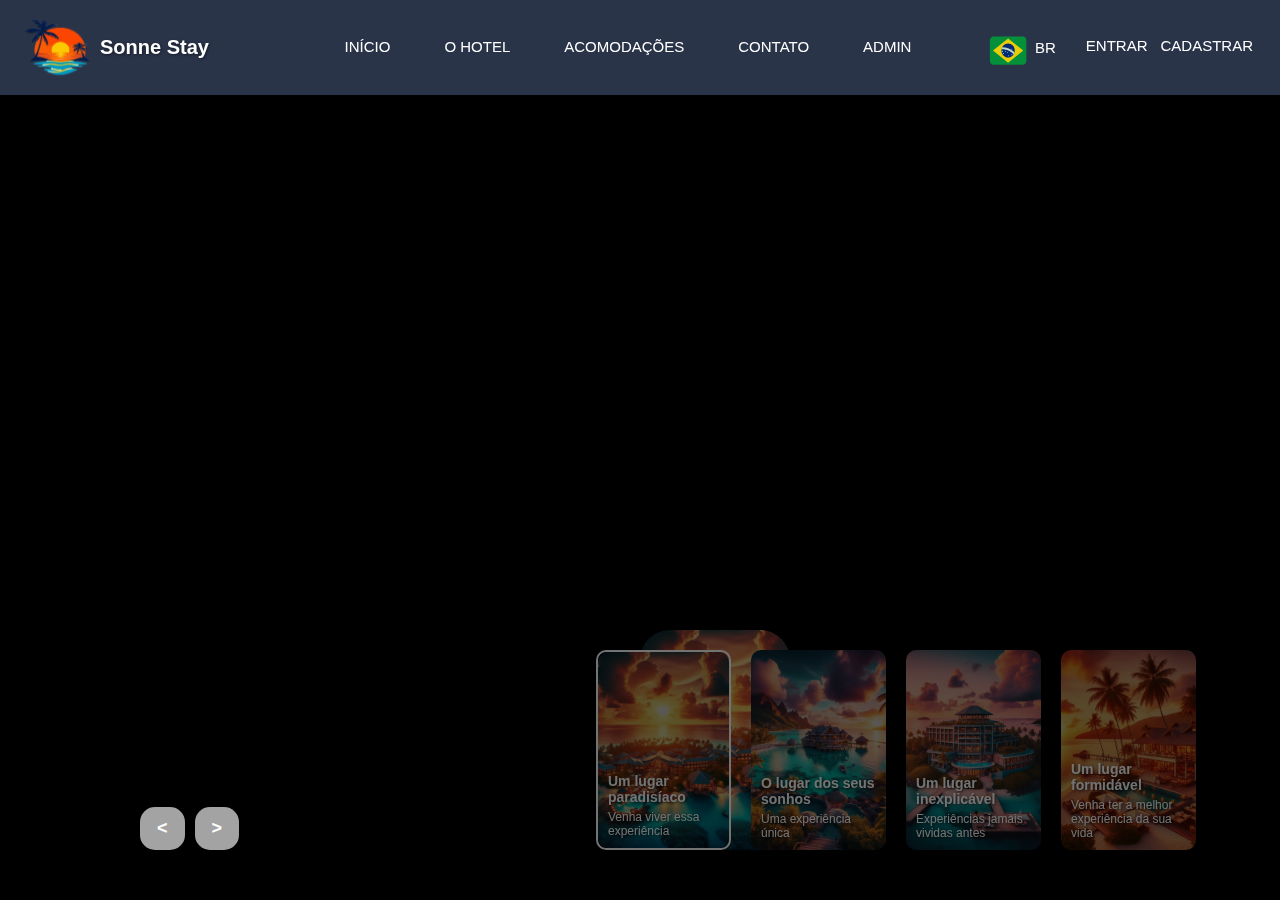
<file: index.html>
<!DOCTYPE html>
<html lang="pt-br">
<head>
    <meta charset="UTF-8">
    <meta name="viewport" content="width=device-width, initial-scale=1.0">
    <title>Hotel Sonne Stay</title>
    <link rel="stylesheet" href="css/style.css">
</head>
<body>
    <!-- Cabeçalho com navegação -->
    <header>
        <nav class="navegar">
            <!-- Botão de menu para dispositivos móveis -->
            <div class="menu-toggle" id="menu-toggle">
                &#9776;
            </div>

            <!-- Menu principal -->
            <ul class="menu">
                <li class="menu-link"><a href="index.html" class="nav-link">INÍCIO</a></li>
                <li class="menu-link"><a href="hotel2.html" class="nav-link">O HOTEL</a></li>
                <li class="menu-link"><a href="quarto.html" class="nav-link">ACOMODAÇÕES</a></li>
                <li class="menu-link"><a href="contato.html" class="nav-link">CONTATO</a></li>
                <li class="menu-link"><a href="admin.html" class="nav-link">ADMIN</a></li>
            </ul>

            <!-- Menu de botões à direita -->
            <div class="button-menu">
                <img src="img/Bandeira Brasil.svg" class="img" alt="Bandeira Brasil para cotação da moeda">
                <li class="textPrice">BR</li>
                <li class="menu-link"><a href="paginaLogin/Cadastro/Login/login.html" class="nav-link">Entrar</a></li>
                <li class="menu-link"><a href="paginaLogin/Cadastro/create.html" class="nav-link">Cadastrar</a></li>
            </div>

            <!-- Logo e título -->
            <div class="index">
                <img src="img/Logo 1.svg" class="index-link"
                    alt="Logotipo com um sol amarelo, fundo laranja e um coqueiro">
                <h1>Sonne Stay</h1>
            </div>
        </nav>
    </header>

    <!-- Container principal do carrossel -->
    <main class="container">
        <!-- Lista de slides -->
        <div class="list">
            <!-- Slide 1 -->
            <div class="item active" data-index="0">
                <img src="img/Designer.jpeg" class="item-image" alt="Um lugar paradisíaco">
                <div class="content">
                    <h2 class="title">Um lugar paradisíaco</h2>
                    <p class="descricao">Um verdadeiro paraíso não se define apenas por sua beleza, mas pela excelência em cada detalhe. No Sonne Stay, combinamos paisagens deslumbrantes com um serviço impecável, acomodações sofisticadas e uma gastronomia de classe mundial. Prepare-se para viver uma experiência exclusiva, onde seu único trabalho será relaxar e desfrutar.</p>
                    <div class="buttons">
                        <button><a href="hotel2.html" class="cad">Saiba mais</a></button>
                        <button><a href="acesso.html" class="cad">Reserve já</a></button>
                    </div>
                </div>
            </div>

            <!-- Slide 2 -->
            <div class="item" data-index="1">
                <img src="img/Designer (1).jpeg" class="item-image" alt="O lugar dos seus sonhos">
                <div class="content">
                    <h2 class="title">O lugar dos seus sonhos</h2>
                    <p class="descricao">Lorem ipsum dolor, sit amet consectetur adipisicing elit. Facilis provident
                        ipsa
                        aut distinctio accusantium consectetur sit magni voluptatibus illum alias, animi voluptate
                        inventore, iste minus soluta aspernatur quae doloremque laboriosam!</p>
                    <div class="buttons">
                        <button>Saiba mais</button>
                        <button>Acessar</button>
                    </div>
                </div>
            </div>

            <!-- Slide 3 -->
            <div class="item" data-index="2">
                <img src="img/Designer (2).jpeg" class="item-image" alt="Um lugar inexplicável">
                <div class="content">
                    <h2 class="title">Um lugar inexplicável</h2>
                    <p class="descricao">Lorem ipsum dolor, sit amet consectetur adipisicing elit. Facilis provident
                        ipsa
                        aut distinctio accusantium consectetur sit magni voluptatibus illum alias, animi voluptate
                        inventore, iste minus soluta aspernatur quae doloremque laboriosam!</p>
                    <div class="buttons">
                        <button>Saiba mais</button>
                        <button>Acessar</button>
                    </div>
                </div>
            </div>

            <!-- Slide 4 -->
            <div class="item" data-index="3">
                <img src="img/Designer (3).jpeg" class="item-image" alt="Um lugar formidável">
                <div class="content">
                    <h2 class="title">Um lugar formidável</h2>
                    <p class="descricao">Lorem ipsum dolor, sit amet consectetur adipisicing elit. Facilis provident
                        ipsa
                        aut distinctio accusantium consectetur sit magni voluptatibus illum alias, animi voluptate
                        inventore, iste minus soluta aspernatur quae doloremque laboriosam!</p>
                    <div class="buttons">
                        <button>Saiba mais</button>
                        <button>Acessar</button>
                    </div>
                </div>
            </div>
        </div>

        <!-- Miniaturas de navegação -->
        <div class="thumb">
            <!-- Miniatura 1 -->
            <div class="thumb-item active" data-index="0">
                <img src="img/Designer.jpeg" alt="Um lugar paradisíaco">
                <div class="conteudo">
                    <h3>Um lugar paradisíaco</h3>
                    <p>Venha viver essa experiência</p>
                </div>
            </div>

            <!-- Miniatura 2 -->
            <div class="thumb-item" data-index="1">
                <img src="img/Designer (1).jpeg" alt="O lugar dos seus sonhos">
                <div class="conteudo">
                    <h3>O lugar dos seus sonhos</h3>
                    <p>Uma experiência única</p>
                </div>
            </div>

            <!-- Miniatura 3 -->
            <div class="thumb-item" data-index="2">
                <img src="img/Designer (2).jpeg" alt="Um lugar inexplicável">
                <div class="conteudo">
                    <h3>Um lugar inexplicável</h3>
                    <p>Experiências jamais vividas antes</p>
                </div>
            </div>

            <!-- Miniatura 4 -->
            <div class="thumb-item" data-index="3">
                <img src="img/Designer (3).jpeg" alt="Um lugar formidável">
                <div class="conteudo">
                    <h3>Um lugar formidável</h3>
                    <p>Venha ter a melhor experiência da sua vida</p>
                </div>
            </div>
        </div>

        <!-- Botões de navegação -->
        <div class="arrows">
            <button class="back">&lt;</button>
            <button class="next">&gt;</button>
        </div>
    </main>
    <script src="js/script.js"></script>
</body>

</html>
</file>
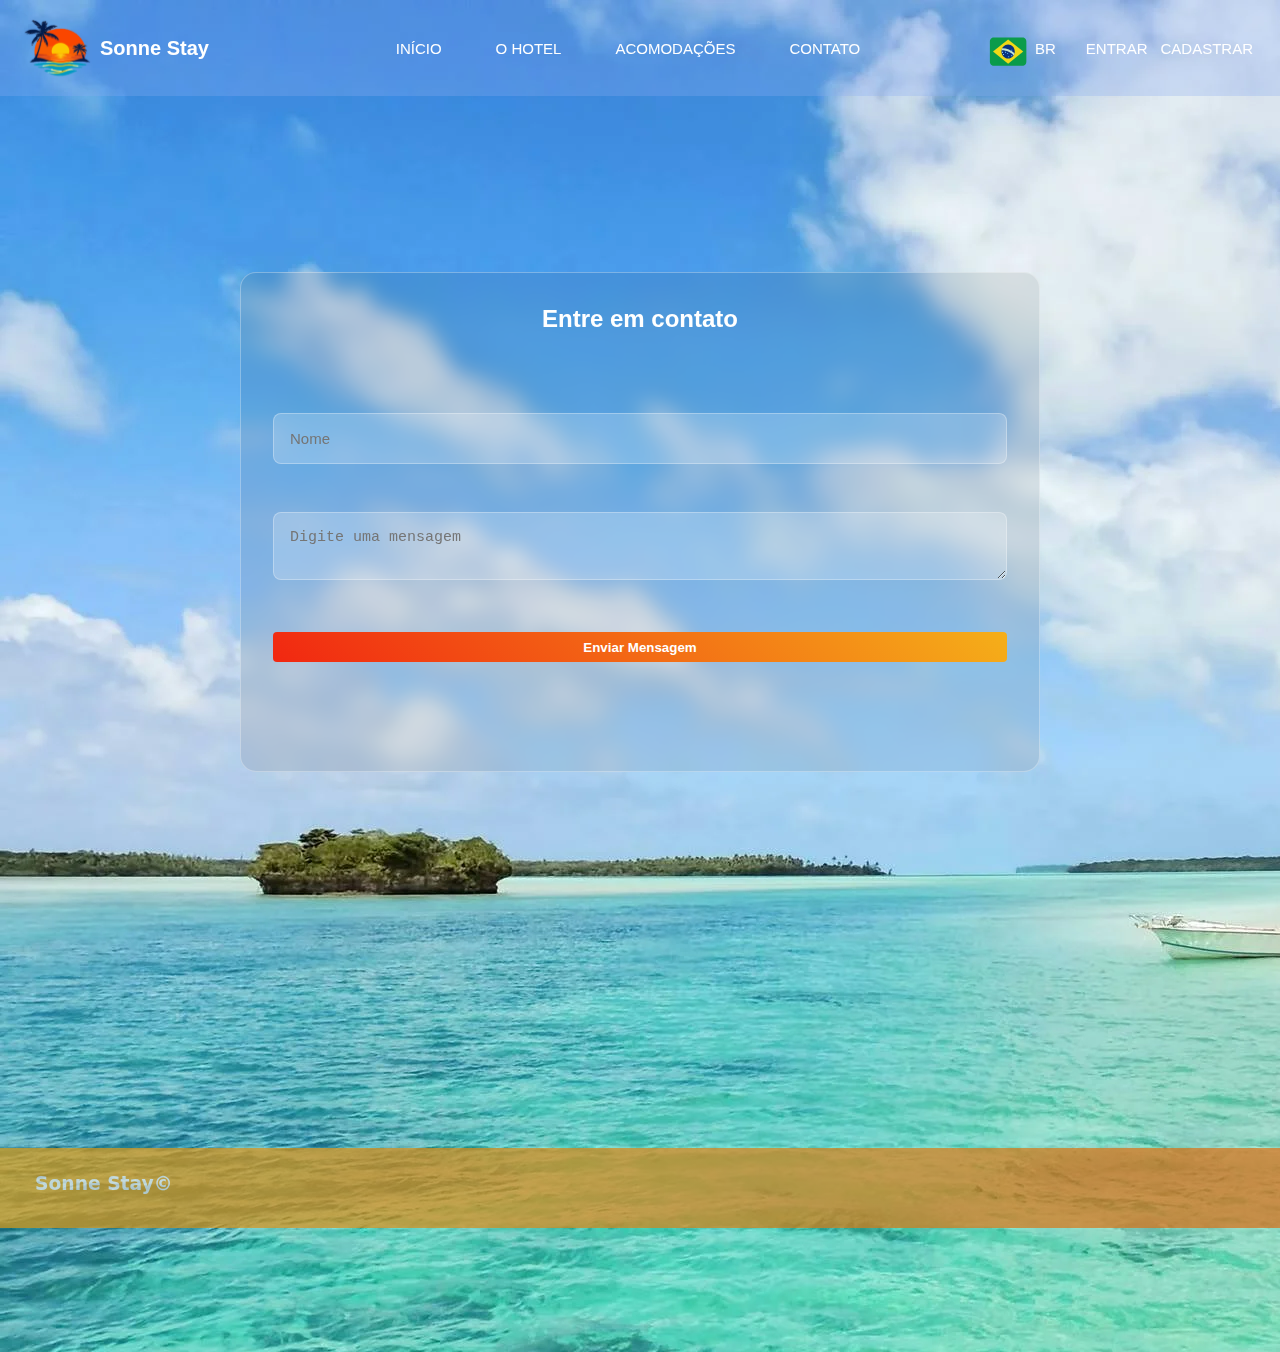
<file: contato.html>
<!DOCTYPE html>
<html lang="pt-br">

<head>
    <meta charset="UTF-8">
    <meta name="viewport" content="width=device-width, initial-scale=1.0">
    <link rel="stylesheet" href="css/contato.css">
    <title>Sonne Stay</title>
</head>

<body>
    <header class="navegar">
        <div class="menu-toggle" id="menu-toggle">
            &#9776; <!-- Ícone de hambúrguer -->
        </div>

        <ul class="menu">
            <li class="menu-link"><a href="index.html" class="nav-link">INÍCIO</a></li>
            <li class="menu-link"><a href="hotel2.html" class="nav-link">O HOTEL</a></li>
            <li class="menu-link"><a href="quarto.html" class="nav-link">ACOMODAÇÕES</a></li>
            <li class="menu-link"><a href="contato.html" class="nav-link">CONTATO</a></li>
        </ul>

        <div class="button-menu">
            <img src="img/Bandeira Brasil.svg" class="img" alt="Bandeira Brasil para cotação da moeda">
            <li class="textPrice">BR</li>
            <li class="menu-link"><a href="paginaLogin/Cadastro/Login/login.html" class="nav-link">Entrar</a></li>
            <li class="menu-link"><a href="paginaLogin/Cadastro/create.html" class="nav-link">Cadastrar</a></li>
        </div>
        <div class="index">
            <img src="img/Logo 1.svg" class="index-link"
                alt="Logotipo com um sol amarelo, fundo laranja e um coqueiro">
            <h1 class="title">Sonne Stay</h1>
        </div>
    </header>

    <main id="contato" class="contato">

        <form class="form-contato" id="formulario" onsubmit="enviarWhats(event)">
            <h2 class="contatos-titulo">Entre em contato</h2>
            <div class="grupo-form">
                <input placeholder="Nome" class="campo-form" id="nome" required>
            </div>
            <div class="grupo-form">
                <textarea class="campo-form" placeholder="Digite uma mensagem" id="mensagem" required></textarea>
            </div>

            <button type="submit" class="botao-form">Enviar Mensagem</button>
        </form>
    </main>

    <footer class="rodape">
        <h3 class="ajuste">Sonne Stay&copy;</h3>
    </footer>
    
    <script src="js/contato.js"></script>
</body>

</html>
</file>
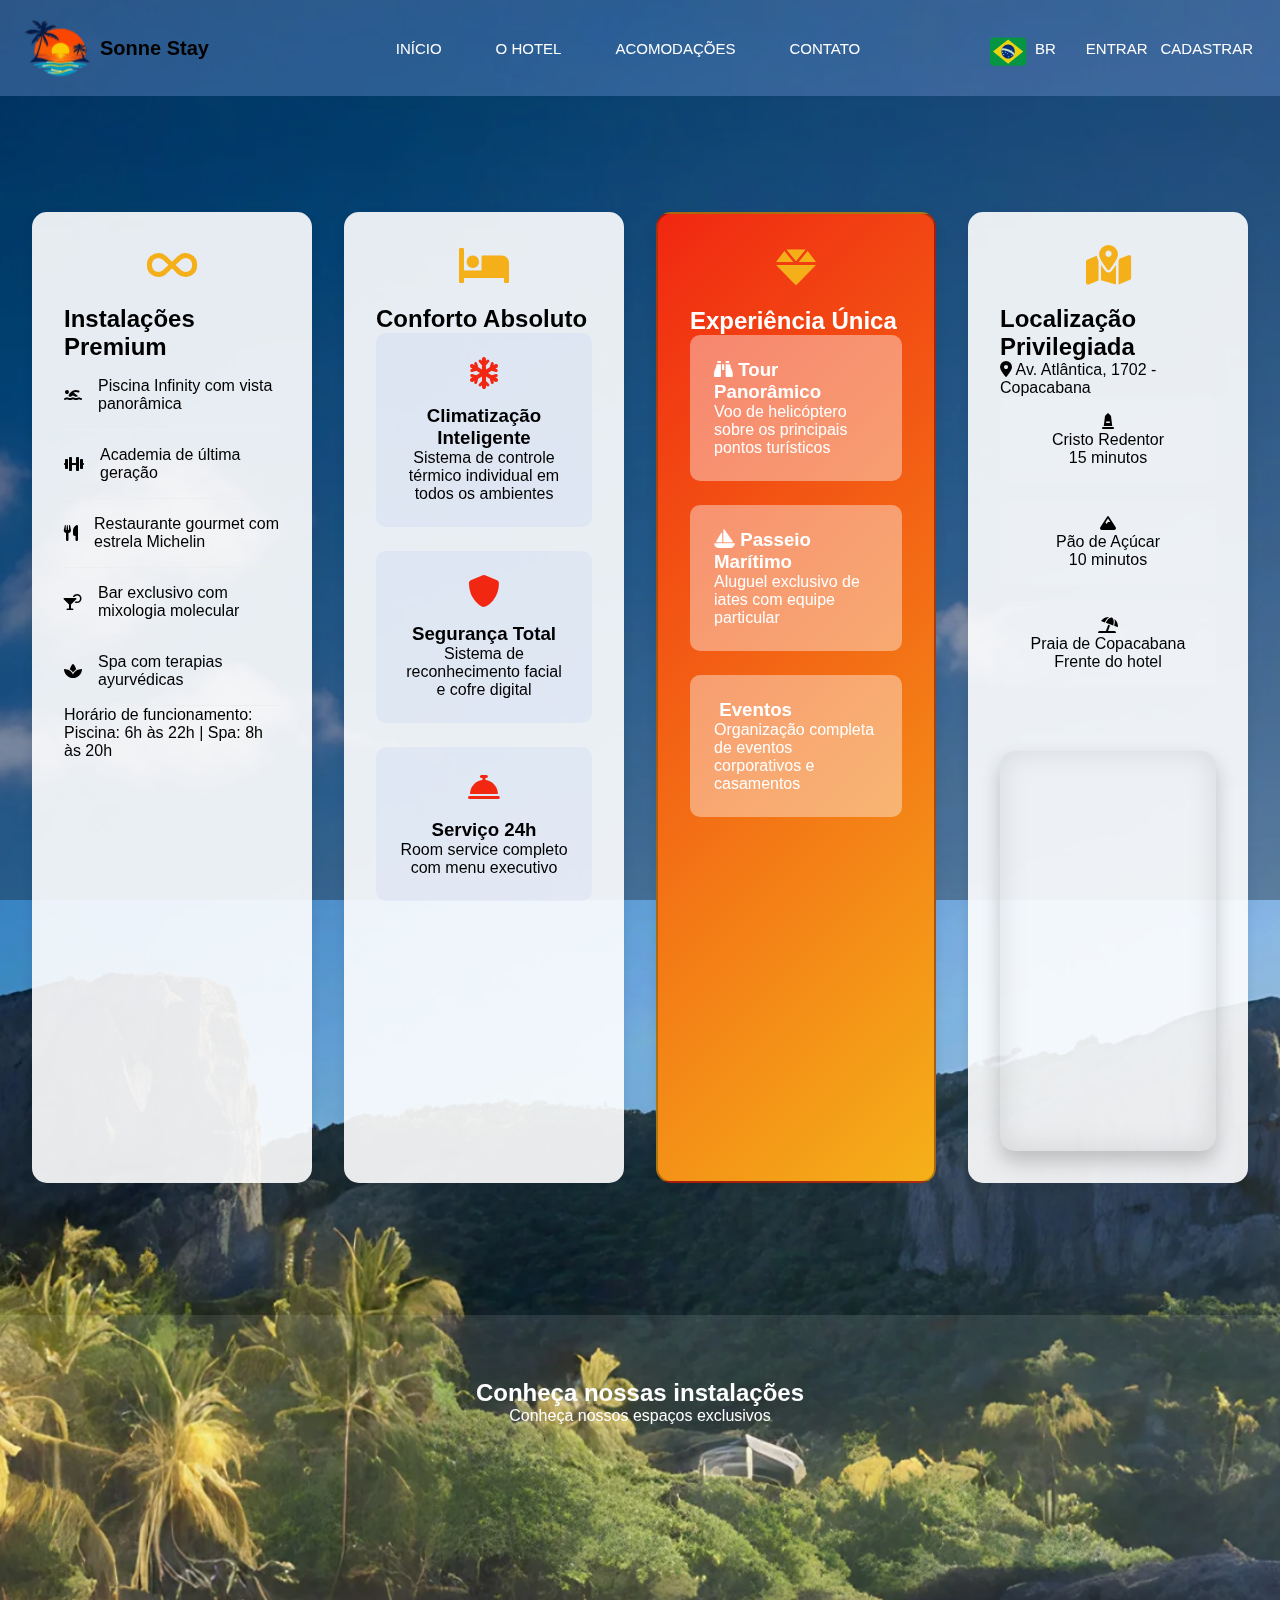
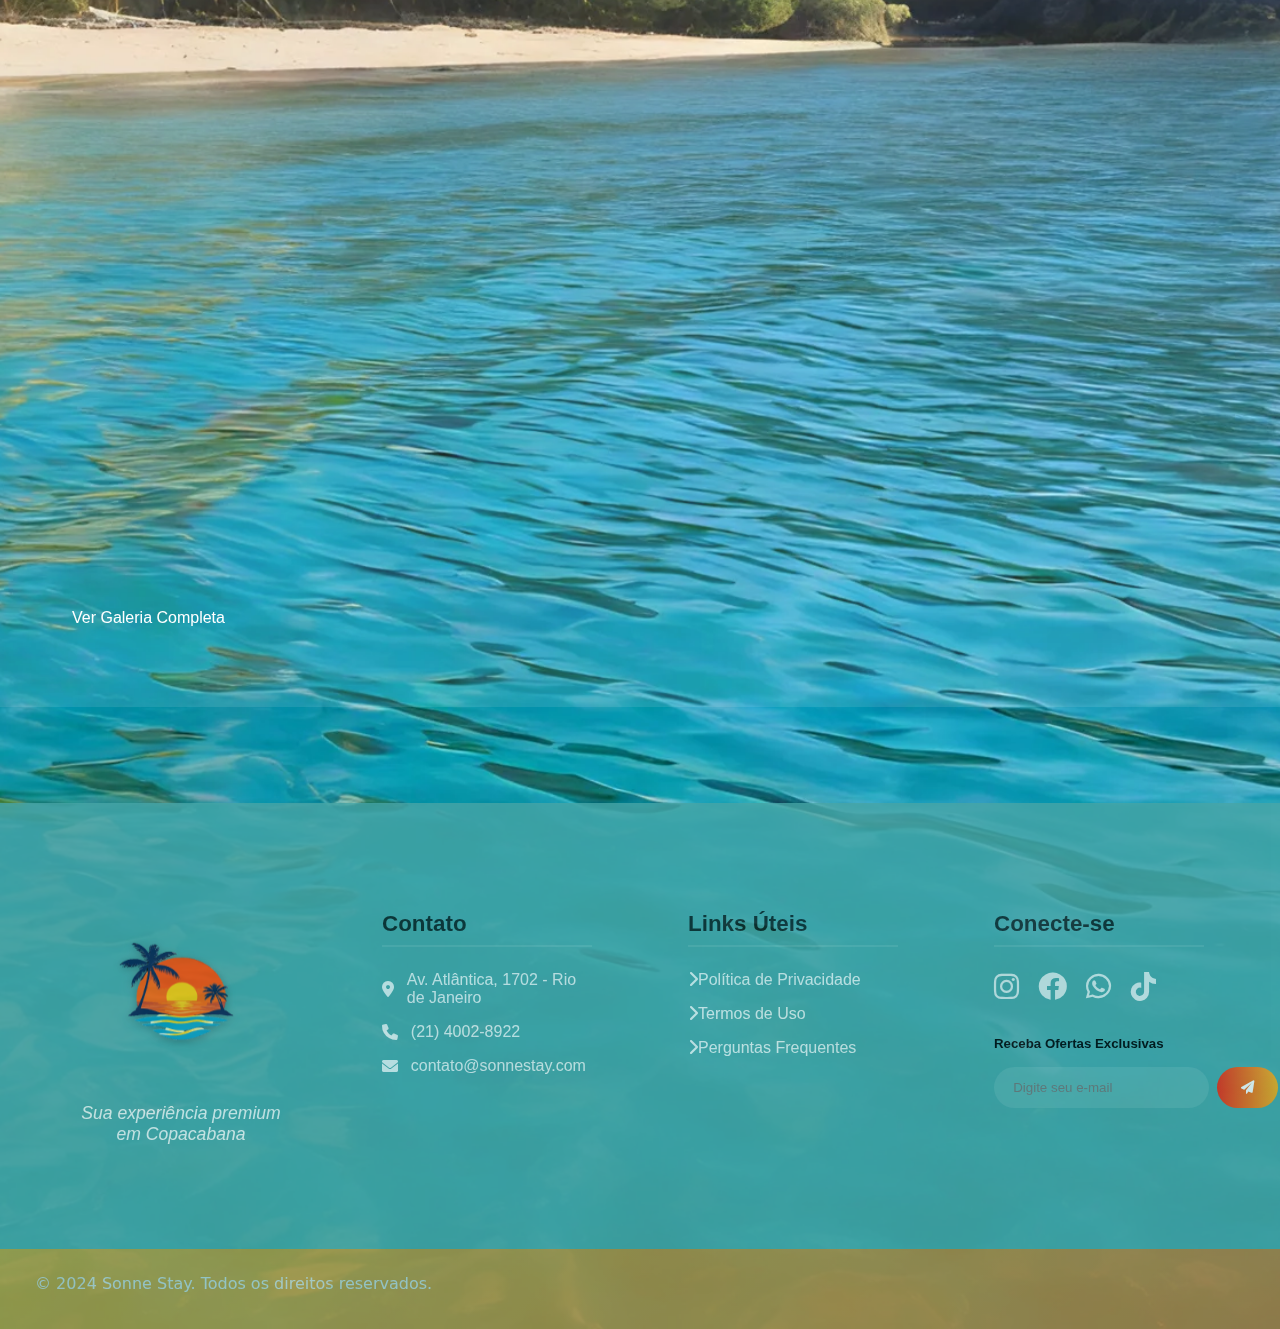
<file: hotel2.html>
<!DOCTYPE html>
<html lang="pt-br">

<head>
    <meta charset="UTF-8">
    <meta name="viewport" content="width=device-width, initial-scale=1.0">
    <link rel="stylesheet" href="https://cdnjs.cloudflare.com/ajax/libs/font-awesome/6.0.0/css/all.min.css">
    <link rel="stylesheet" href="css/hotel2.css">
    <title>Sonne Stay - Hotel de Luxo</title>
</head>

<body>


    <header>
        <nav class="navegar">
            <div class="menu-toggle" id="menu-toggle">
                &#9776; <!-- Ícone de hambúrguer -->
            </div>

            <ul class="menu">
                <li class="menu-link"><a href="index.html" class="nav-link">INÍCIO</a></li>
                <li class="menu-link"><a href="hotel2.html" class="nav-link">O HOTEL</a></li>
                <li class="menu-link"><a href="quarto.html" class="nav-link">ACOMODAÇÕES</a></li>
                <li class="menu-link"><a href="contato.html" class="nav-link">CONTATO</a></li>
            </ul>

            <div class="button-menu">
                <img src="img/Bandeira Brasil.svg" class="img" alt="Bandeira Brasil para cotação da moeda">
                <li class="textPrice">BR</li>
                <li class="menu-link"><a href="paginaLogin/Cadastro/Login/login.html" class="nav-link">Entrar</a></li>
                <li class="menu-link"><a href="paginaLogin/Cadastro/create.html" class="nav-link">Cadastrar</a></li>
            </div>
            <div class="index">
                <img src="img/Logo 1.svg" class="index-link"
                    alt="Logotipo com um sol amarelo, fundo laranja e um coqueiro">
                <h1 class="title">Sonne Stay</h1>
            </div>
        </nav>
    </header>

    <main class="main-content">


        <section class="info-cards">
            <!-- Card 1 - Instalações Premium -->
            <div class="info-card">
                <div class="card-icon">
                    <i class="fas fa-infinity"></i>
                </div>
                <h2>Instalações Premium</h2>
                <div class="card-content">
                    <ul class="premium-list">
                        <li><i class="fas fa-swimmer"></i> Piscina Infinity com vista panorâmica</li>
                        <li><i class="fas fa-dumbbell"></i> Academia de última geração</li>
                        <li><i class="fas fa-utensils"></i> Restaurante gourmet com estrela Michelin</li>
                        <li><i class="fas fa-cocktail"></i> Bar exclusivo com mixologia molecular</li>
                        <li><i class="fas fa-spa"></i> Spa com terapias ayurvédicas</li>
                    </ul>
                    <div class="card-details">
                        <p>Horário de funcionamento:<br>
                            <span>Piscina: 6h às 22h | Spa: 8h às 20h</span>
                        </p>
                    </div>
                </div>
            </div>

            <!-- Card 2 - Conforto Absoluto -->
            <div class="info-card">
                <div class="card-icon">
                    <i class="fas fa-bed"></i>
                </div>
                <h2>Conforto Absoluto</h2>
                <div class="card-content">
                    <div class="room-features">
                        <div class="feature">
                            <i class="fas fa-snowflake"></i>
                            <h3>Climatização Inteligente</h3>
                            <p>Sistema de controle térmico individual em todos os ambientes</p>
                        </div>
                        <div class="feature">
                            <i class="fas fa-shield-alt"></i>
                            <h3>Segurança Total</h3>
                            <p>Sistema de reconhecimento facial e cofre digital</p>
                        </div>
                        <div class="feature">
                            <i class="fas fa-concierge-bell"></i>
                            <h3>Serviço 24h</h3>
                            <p>Room service completo com menu executivo</p>
                        </div>
                    </div>
                </div>
            </div>

            <!-- Card 3 - Experiência Única -->
            <div class="info-card highlight-card">
                <div class="card-icon">
                    <i class="fas fa-gem"></i>
                </div>
                <h2>Experiência Única</h2>
                <div class="card-content">
                    <div class="experience-grid">
                        <div class="experience-item">
                            <h3><i class="fas fa-binoculars"></i> Tour Panorâmico</h3>
                            <p>Voo de helicóptero sobre os principais pontos turísticos</p>
                        </div>
                        <div class="experience-item">
                            <h3><i class="fas fa-sailboat"></i> Passeio Marítimo</h3>
                            <p>Aluguel exclusivo de iates com equipe particular</p>
                        </div>
                        <div class="experience-item">
                            <h3><i class="fas fa-calendar-star"></i> Eventos</h3>
                            <p>Organização completa de eventos corporativos e casamentos</p>
                        </div>
                    </div>
                </div>
            </div>

            <!-- Card 4 - Localização -->
            <div class="info-card location-card">
                <div class="card-icon">
                    <i class="fas fa-map-marked-alt"></i>
                </div>
                <h2>Localização Privilegiada</h2>
                <div class="card-content">
                    <div class="location-info">
                        <p><i class="fas fa-location-dot"></i> Av. Atlântica, 1702 - Copacabana</p>
                        <div class="landmarks">
                            <div class="landmark">
                                <i class="fas fa-monument"></i>
                                <p>Cristo Redentor<br><span>15 minutos</span></p>
                            </div>
                            <div class="landmark">
                                <i class="fas fa-mountain"></i>
                                <p>Pão de Açúcar<br><span>10 minutos</span></p>
                            </div>
                            <div class="landmark">
                                <i class="fas fa-umbrella-beach"></i>
                                <p>Praia de Copacabana<br><span>Frente do hotel</span></p>
                            </div>
                        </div>
                    </div>

                    <div class="map-container">
                        <iframe src="https://www.google.com/maps/embed?pb=!1m18!1m12!1m3!1d3673.320381412123!2d-43.1875201!3d-22.9752434!2m3!1f0!2f0!3f0!3m2!1i1024!2i768!4f13.1!3m3!1m2!1s0x9bd5469073cc55%3A0xd346906066d63b3a!2sAv.%20Atl%C3%A2ntica%2C%201702%20-%20Copacabana!5e0!3m2!1spt-BR!2sbr!4v1743353769183&zoom=17&maptype=satellite&markers=color:red%7Clabel:H%7C-22.973693,-43.191498" width="400" height="300" style="border:0;" allowfullscreen loading="lazy" decoding="async" referrerpolicy="no-referrer-when-downgrade">
                        </iframe>
                    </div>

                </div>
            </div>
        </section>
    </main>





    <section class="gallery-section">
        <div class="gallery-container">
            <div class="text-instalations">
                <h2>Conheça nossas instalações</h2>
                <p class="gallery-subtitle">Conheça nossos espaços exclusivos</p>
            </div>


            <div class="scroll-gallery">
    <!-- Card 1 -->
    <div class="image-card">
        <div class="card-image">
            <img src="img/Piscina2.jpg" alt="Piscina Infinity" loading="lazy" width="400" height="250" />
            <div class="card-overlay">
                <h3><i class="fas fa-swimming-pool"></i> Piscina Infinity</h3>
                <p>Vista panorâmica para o mar com área de descanso premium</p>
            </div>
        </div>
    </div>

                <!-- Card 2 -->
    <div class="image-card">
        <div class="card-image">
            <img src="img/Spa1.jpg" alt="Spa Relaxante" loading="lazy" width="400" height="250" />
            <div class="card-overlay">
                <h3><i class="fas fa-spa"></i> Spa Relaxante</h3>
                <p>Tratamentos exclusivos com produtos naturais e orgânicos</p>
            </div>
        </div>
    </div>


                <!-- Card 3 -->
    <div class="image-card">
        <div class="card-image">
            <img src="img/restaurante1.webp" alt="Restaurante Gourmet" loading="lazy" width="400" height="250" />
            <div class="card-overlay">
                <h3><i class="fas fa-utensils"></i> Restaurante Gourmet</h3>
                <p>Experiência gastronômica com chefes internacionais</p>
            </div>
        </div>
    </div>

                <!-- Card 4 -->
    <div class="image-card">
        <div class="card-image">
            <img src="img/academia.webp" alt="Academia Completa" loading="lazy" width="400" height="250" />
            <div class="card-overlay">
                <h3><i class="fas fa-dumbbell"></i> Academia Completa</h3>
                <p>Equipamentos modernos com instrutores especializados</p>
            </div>
        </div>
    </div>
</div>

            <a href="#galeria" class="cta-button">Ver Galeria Completa</a>
        </div>
    </section>





    <footer class="site-footer">
        <div class="footer-content">
            <div class="footer-section brand-section">
                <img src="img/Logo 1.svg" alt="Logo Sonne Stay" class="footer-logo">
                <p class="footer-slogan">Sua experiência premium em Copacabana</p>
            </div>

            <div class="footer-section contact-section">
                <h4 class="footer-title">Contato</h4>
                <ul class="footer-list">
                    <li><i class="fas fa-map-marker-alt"></i>Av. Atlântica, 1702 - Rio de Janeiro</li>
                    <li><i class="fas fa-phone"></i>(21) 4002-8922</li>
                    <li><i class="fas fa-envelope"></i>contato@sonnestay.com</li>
                </ul>
            </div>

            <div class="footer-section links-section">
                <h4 class="footer-title">Links Úteis</h4>
                <ul class="footer-list">
                    <li><a href="#politica"><i class="fas fa-chevron-right"></i>Política de Privacidade</a></li>
                    <li><a href="#termos"><i class="fas fa-chevron-right"></i>Termos de Uso</a></li>
                    <li><a href="#faq"><i class="fas fa-chevron-right"></i>Perguntas Frequentes</a></li>
                </ul>
            </div>

            <div class="footer-section social-section">
                <h4 class="footer-title">Conecte-se</h4>
                <div class="social-wrapper">
                    <div class="social-links">
                        <a href="#" class="social-icon"><i class="fab fa-instagram"></i></a>
                        <a href="#" class="social-icon"><i class="fab fa-facebook"></i></a>
                        <a href="#" class="social-icon"><i class="fab fa-whatsapp"></i></a>
                        <a href="#" class="social-icon"><i class="fab fa-tiktok"></i></a>
                    </div>
                    <div class="newsletter">
                        <h5>Receba Ofertas Exclusivas</h5>
                        <form class="newsletter-form">
                            <input type="email" placeholder="Digite seu e-mail" required>
                            <button type="submit">
                                <i class="fas fa-paper-plane"></i>
                            </button>
                        </form>
                    </div>
                </div>
            </div>
        </div>

        <div class="rodape">
            <p class="ajuste">&copy; 2024 Sonne Stay. Todos os direitos reservados.</p>
        </div>
    </footer>

    <script src="js/hotel2.js"></script>

</body>

</html>
</file>
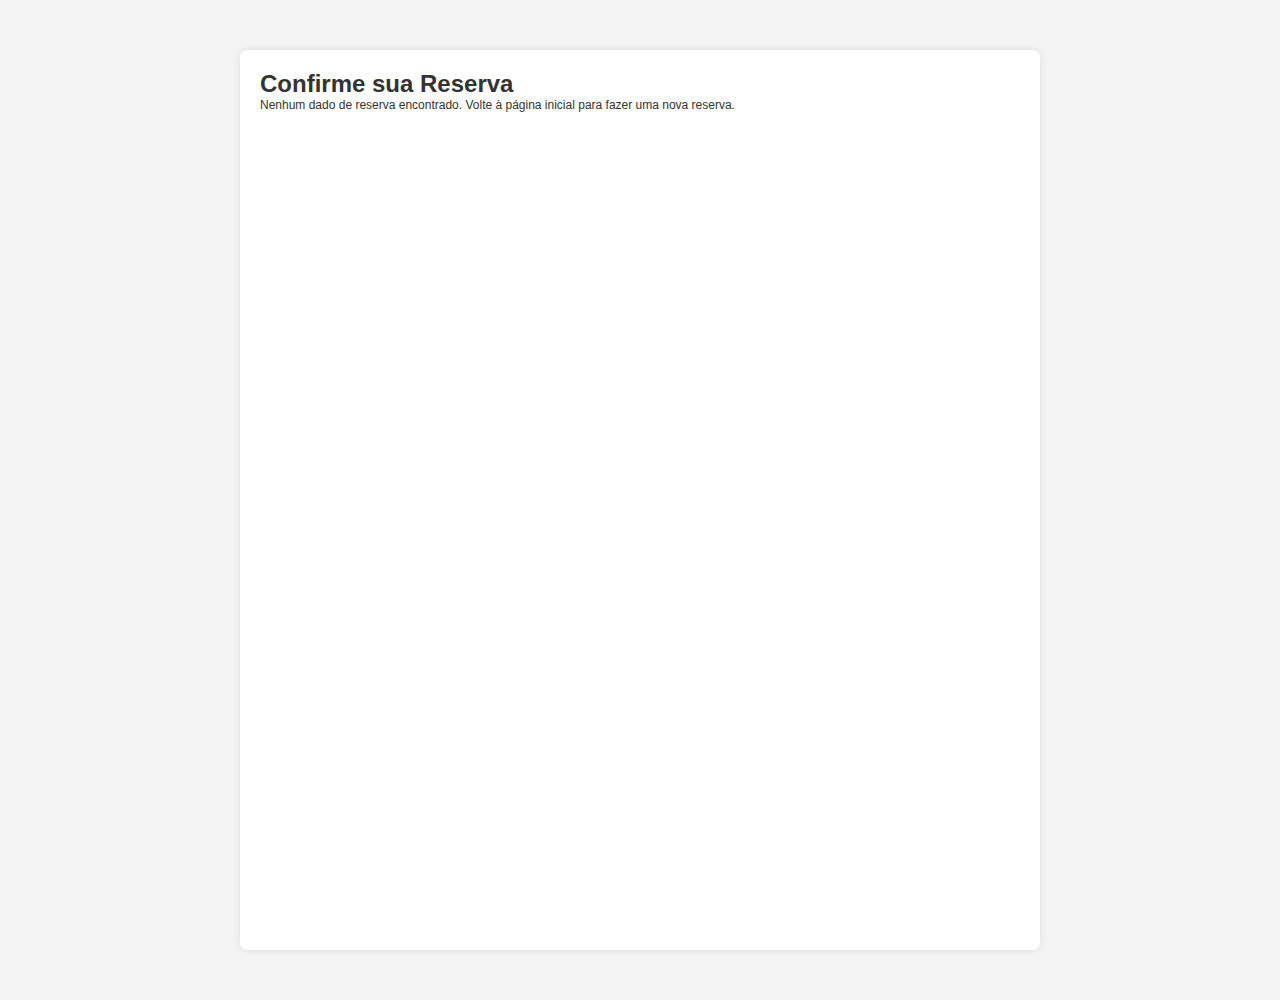
<file: reserva.html>
<!DOCTYPE html>
<html lang="pt-br">
<head>
    <meta charset="UTF-8">
    <meta name="viewport" content="width=device-width, initial-scale=1.0">
    <title>Confirmar Reserva - Sonne Stay</title>
    <link rel="stylesheet" href="css/style.css"> <style>
        /* Estilos rápidos para esta página */
        body { background: #f4f4f4; color: #333; }
        .container { max-width: 800px; margin: 50px auto; padding: 20px; background: white; border-radius: 8px; box-shadow: 0 0 10px rgba(0,0,0,0.1); }
        #detalhes-reserva img { max-width: 100%; border-radius: 8px; }
        #confirmar-reserva { background-color: #005ac7; color: white; padding: 15px 25px; border: none; border-radius: 5px; cursor: pointer; font-size: 16px; margin-top: 20px; }
    </style>
</head>
<body>

    <div class="container">
        <h1>Confirme sua Reserva</h1>
        <div id="detalhes-reserva">
            <p>Carregando detalhes da reserva...</p>
        </div>
        <button id="confirmar-reserva">Confirmar Reserva</button>
    </div>

    <script src="js/reserva.js"></script>
</body>
</html>
</file>
<file: css/contato.css>
* {
    margin: 0;
    padding: 0;
    box-sizing: border-box;
}

html {
    scroll-behavior: smooth;
}

body {
    background-image: url(../img/sebastien-jermer-n7DY58YFg9E-unsplash.webp);
    color: white;
    font-family: Arial, Helvetica, sans-serif;
    max-width: 100%;
    height: 120vh;
}

h1 {
    font-size: 24px;
}

.navegar {
    position: fixed;
    top: 0;
    background: rgba(139, 171, 243, 0.3);
    width: 100%;
    z-index: 100;
    padding: 2rem 1.5rem 0rem 0;
}

.menu {
    display: flex;
    justify-content: center;
    list-style: none;
    gap: 3rem;
}

.menu-toggle {
    display: none;
    font-size: 2rem;
    cursor: pointer;
}

.menu-link {
    text-decoration: none;
    font-size: 15px;
    color: white;
    font-weight: 500;
    text-transform: uppercase;
    position: relative;
    padding: 0.5rem 0;
    transition: 0.3s;
}

.menu-link::after {
    content: '';
    height: 2px;
    width: 0;
    position: absolute;
    bottom: 0;
    left: 0;
    background: linear-gradient(90deg, #f12711, #f5af19);
    transition: width 0.5s ease;
}

.menu-link:hover::after {
    width: 100%;
}

.button-menu {
    display: flex;
    justify-content: flex-end;
    list-style: none;
    text-decoration: none;
    gap: 7px;
    margin-top: -33px;
}

.nav-link {
    text-decoration: none;
    font-size: 15px;
    color: #ffffff;
    font-weight: 500;
    text-transform: uppercase;
    padding: 0 3px;
    transition: 0.3s;
}

.textPrice {
    text-decoration: none;
    margin-right: 20px;
    font-size: 15px;
    color: white;
    font-weight: 500;
    text-transform: uppercase;
    position: relative;
    padding: 8px 0;
    transition: 0.3s;
}

.img
{
    margin-right: 1px;
}

.index {
    display: flex;
    justify-content: flex-start;
    align-items: center;
    margin-left: 20px;
    margin-top: -70px;
}

.index h1 {
    font-size: 20px;
}

.index-link {
    width: 5rem;
}

.form-contato {
    max-width: 800px;
    height: 500px;
    font-family: Arial, Helvetica, sans-serif;
    margin: 17rem auto;
    backdrop-filter: blur(10px);
    background-color: rgba(0, 0, 0, 0.07);
    border-radius: 16px;
    backdrop-filter: blur(10px);
    padding: 2rem;
    border: 1px solid rgba(255, 255, 255, 0.3);
}

.form-contato h2 {
    text-align: center;
    margin-bottom: 5rem;
}

.grupo-form {
    margin-bottom: 3rem;
}

.campo-form {
    width: 100%;
    padding: 1rem;
    background: rgba(255, 255, 255, 0.2);
    border-radius: 8px;
    color: black;
    font-size: 15px;
    border: 1px solid rgba(255, 255, 255, 0.3);
}

.campo-form:focus {
    border-color: white;
    box-shadow: 0 0 10px rgba(250, 94, 4, 0.884);
}

.botao-form {
    color: white;
    background: linear-gradient(45deg, #f12711, #f5af19);
    border: none;
    border-radius: 4px;
    cursor: pointer;
    font-weight: bold;
    width: 100%;
    height: 30px;
    transition: all 0.5 ease;
}

.botao-form:hover {
    transform: translateY(-4px);
    box-shadow: 0 5px 5px rgba(255, 255, 255, 0.7);
}

.rodape {
    animation: gradient 5s ease-in-out infinite;
    position:static;
    margin-top: 23.5rem;
    background: linear-gradient(-45deg, #f12711, #f5af19);
    background-size: 250% 250%;
    opacity: 0.7;
    width: 100%;
    height: 80px;
    filter: brightness(90%);
}

.ajuste {
    font-family: system-ui, -apple-system, BlinkMacSystemFont, 'Segoe UI', Roboto, Oxygen, Ubuntu, Cantarell, 'Open Sans', 'Helvetica Neue', sans-serif;
    text-align: left;
    margin-left: 35px;
    padding-top: 25px;
}

@keyframes gradient {
    0% {
        background-position: 0 50%;
    }

    50% {
        background-position: 100% 50%;
    }

    100% {
        background-position: 0 50%;
    }
}


@media (max-width: 1200px) {
    .content {
        flex-basis: calc(33.33% - 10px); /* 3 cards por linha em telas menores */
    }
}

@media (max-width: 900px) {
    .content {
        flex-basis: calc(50% - 10px); /* 2 cards por linha em telas menores */
    }
    .menu {
        display: none;
        flex-direction: column;
        width: 100%;
        text-align: center;
        margin-left: 20px;
    }

    .index {
        display:flex;
        flex-direction: row;
        align-items: center;
        margin-top: -65px;
        margin-left: -3px;
    }

    .img {
        display: none;
    }

    .textPrice {
        display: none;
    }

    .menu-toggle {
        display: block;
        margin-left: 233px;
    }

    .menu.show {
        display: flex;
    }

    .nav-link {
        margin-left: -5px;
    }

    .menu-link::after {
        content: '';
        margin-left: 190px;
        height: 2px;
        width: 0;
        position: absolute;
        bottom: 0;
        left: 0;
        background: linear-gradient(90deg, #f12711, #f5af19);
        transition: width 0.5s ease;
    }
    
    .menu-link:hover::after {
        width: 0px;
    }
}

@media (max-width: 600px) {
    .content {
        flex-basis: calc(100% - 10px); /* 1 card por linha em telas menores */
    }
    .menu {
        display: none;
        flex-direction: column;
        width: 100%;
        text-align: center;
        margin-left: 20px;
    }

    .index {
        display:flex;
        flex-direction: row;
        align-items: center;
        margin-top: -65px;
        margin-left: -3px;
    }

    .img {
        display: none;
    }

    .textPrice {
        display: none;
    }

    .menu-toggle {
        display: block;
        margin-left: 233px;
    }

    .menu.show {
        display: flex;
    }

    .nav-link {
        margin-left: -5px;
    }

    .menu-link::after {
        content: '';
        margin-left: 190px;
        height: 2px;
        width: 0;
        position: absolute;
        bottom: 0;
        left: 0;
        background: linear-gradient(90deg, #f12711, #f5af19);
        transition: width 0.5s ease;
    }
    
    .menu-link:hover::after {
        width: 0px;
    }
}
</file>
<file: css/hotel2.css>
@import url("https://fonts.googleapis.com/css2?family=Figtree:ital,wght@0,300..900;1,300..900&display=swap");

* {
  margin: 0;
  padding: 0;
  box-sizing: border-box;
}

body {
  background-image: url(../img/openart-9f699c7f96f3400182301cffc4b85062_raw.webp);
  background-size: cover;
  background-position: center;
  background-repeat: no-repeat;
  font-family: Arial, Helvetica, sans-serif;
}

body::before {
  content: "";
  position: fixed;
  top: 0;
  left: 0;
  width: 100vw;
  height: 100vh;
  background: rgba(0, 0, 0, 0.3); /* ajuste o valor para mais ou menos transparência */
  z-index: 0;
  pointer-events: none;
}
body > * {
  position: relative;
}

.navegar {
  position: fixed;
  top: 0;
  background: rgba(139, 171, 243, 0.3);
  width: 100%;
  z-index: 100;
  padding: 2rem 1.5rem 0rem 0;
}

.menu {
  display: flex;
  justify-content: center;
  list-style: none;
  gap: 3rem;
}

.menu-toggle {
  display: none;
  font-size: 2rem;
  cursor: pointer;
}

.menu-link {
  text-decoration: none;
  font-size: 15px;
  color: white;
  font-weight: 500;
  text-transform: uppercase;
  position: relative;
  padding: 0.5rem 0;
  transition: 0.3s;
}

.menu-link::after {
  content: '';
  height: 2px;
  width: 0;
  position: absolute;
  bottom: 0;
  left: 0;
  background: linear-gradient(90deg, #f12711, #f5af19);
  transition: width 0.5s ease;
}

.menu-link:hover::after {
  width: 100%;
}

.button-menu {
  display: flex;
  justify-content: flex-end;
  list-style: none;
  text-decoration: none;
  gap: 7px;
  margin-top: -33px;
}

.nav-link {
  text-decoration: none;
  font-size: 15px;
  color: #ffffff;
  font-weight: 500;
  text-transform: uppercase;
  padding: 0 3px;
  transition: 0.3s;
}

.textPrice {
  text-decoration: none;
  margin-right: 20px;
  font-size: 15px;
  color: white;
  font-weight: 500;
  text-transform: uppercase;
  position: relative;
  padding: 8px 0;
  transition: 0.3s;
}

.img {
  margin-right: 1px;
}

.index {
  display: flex;
  justify-content: flex-start;
  align-items: center;
  margin-left: 20px;
  margin-top: -70px;
}

.index h1 {
  font-size: 20px;
}

.index-link {
  width: 5rem;
}

/* Estilos Aprimorados */

.main-content {
  padding-top: 5rem;
}

.info-cards {
  display: grid;
  grid-template-columns: repeat(auto-fit, minmax(250px, 1fr));
  gap: 2rem;
  padding: 2rem;
  max-width: 100%;
  margin: 100px auto;
}

.info-card {
  background: rgba(255, 255, 255, 0.9);
  border-radius: 15px;
  padding: 2rem;
  box-shadow: 0 4px 12px rgba(0, 0, 0, 0.08);
  transition: transform 0.3s ease;
}

.info-card:hover {
  transform: translateY(-5px);
}

.card-icon {
  text-align: center;
  font-size: 2.5rem;
  color: #f5af19;
  margin-bottom: 1rem;
}

.premium-list li {
  display: flex;
  align-items: center;
  gap: 1rem;
  padding: 1rem 0;
  border-bottom: 1px solid #eee;
}

.room-features {
  display: grid;
  gap: 1.5rem;
}

.feature {
  background: rgba(139, 171, 243, 0.1);
  padding: 1.5rem;
  border-radius: 10px;
  text-align: center;
}

.feature i {
  font-size: 2rem;
  color: #f12711;
  margin-bottom: 1rem;
}

.highlight-card {
  background: linear-gradient(135deg, #f12711 0%, #f5af19 99%);
  color: white;
  border: rgba(0, 0, 0, 0.303) 2px solid;
}

.experience-grid {
  display: grid;
  gap: 1.5rem;
}

.experience-item {
  background: rgba(255, 255, 255, 0.397);
  padding: 1.5rem;
  border-radius: 10px;
  /* backdrop-filter: blur(5px); */
}

.location-card .card-content {
  display: grid;
  gap: 2rem;
}

.landmarks {
  display: grid;
  grid-template-columns: repeat(auto-fit, minmax(150px, 1fr));
  gap: 1rem;
}

.landmark {
  text-align: center;
  padding: 1rem;
  background: rgba(255, 255, 255, 0.1);
  border-radius: 10px;
}

@media (max-width: 768px) {
  .info-cards {
    grid-template-columns: 1fr;
    padding: 1rem;
  }

  .feature {
    padding: 1rem;
  }
}

/* Galeria com Efeito de Scroll */
.gallery-section {
  padding: 4rem 2rem;
  background: rgba(255, 255, 255, 0.1);
  /* backdrop-filter: blur(5px); */
  margin: 4rem 0;
  cursor: pointer;
}

.gallery-container {
  max-width: 1400px;
  margin: 0 auto;
}

.text-instalations {
  color: white;
  text-align: center;
}

.scroll-gallery {
  display: grid;
  grid-template-columns: repeat(auto-fit, minmax(300px, 1fr));
  gap: 2rem;
  padding: 2rem 0;
}

.image-card {
  border-radius: 15px;
  overflow: hidden;
  position: relative;
  transform: translateY(50px);
  opacity: 0;
  transition: transform 0.8s ease, opacity 0.8s ease;
}

.image-card.visible {
  transform: translateY(0);
  opacity: 1;
}

.card-image {
  position: relative;
  width: 100%;
  height: 320px; /* altura fixa para todos os cards */
  overflow: hidden;
  display: flex;
  align-items: center;
  justify-content: center;
}

.card-image img {
  width: 100%;
  height: 100%;
  object-fit: cover; /* garante que a imagem preencha o card sem distorcer */
  display: block;
}

.card-overlay {
  position: absolute;
  bottom: 0;
  left: 0;
  right: 0;
  padding: 2rem;
  background: linear-gradient(transparent, rgba(0, 0, 0, 0.5));
  color: white;
  transform: translateY(100%);
  transition: transform 0.3s ease, opacity 0.3s ease;
  opacity: 0.95;
  z-index: 2;
}

.image-card:hover .card-overlay {
  transform: translateY(0);
  opacity: 1;
}

.card-overlay h3 {
  font-size: 1.5rem;
  margin-bottom: 0.5rem;
  display: flex;
  align-items: center;
  gap: 0.8rem;
}

.cta-button {
  display: inline-block;
  padding: 1rem 2.5rem;
  background: var(--gradiente-laranja);
  color: white;
  border-radius: 30px;
  text-decoration: none;
  margin: 2rem auto 0;
  transition: transform 0.3s ease;
}

.cta-button:hover {
  transform: scale(1.05);
}

@media (max-width: 768px) {
  .scroll-gallery {
    grid-template-columns: 1fr;
  }

  .card-image {
    height: 300px;
  }
}

/* Rodapé */

.site-footer {
  background: #48a6a7;
  color: #ffffff;
  padding: 4rem 0 0;
  margin-top: 6rem;
  width: 100%;
  opacity: 0.8;
}

.footer-content {
  max-width: 1300px;
  margin: 20px;
  display: grid;
  grid-template-columns: repeat(auto-fit, minmax(250px, 1fr));
  gap: 3rem;
  padding: 0 2rem 3rem;
}

.footer-section {
  padding: 1.5rem;
}

.brand-section {
  text-align: center;
}

.footer-logo {
  width: 140px;
  margin-bottom: 1.5rem;
  filter: drop-shadow(0 2px 4px rgba(0, 0, 0, 0.3));
}

.footer-slogan {
  font-size: 1.1rem;
  color: rgba(255, 255, 255, 0.9);
  font-style: italic;
}

.footer-title {
  color: #000000cb;
  font-size: 1.4rem;
  margin-bottom: 1.5rem;
  padding-bottom: 0.5rem;
  border-bottom: 2px solid rgba(255, 255, 255, 0.1);
}

.footer-list {
  list-style: none;
  padding: 0;
}

.footer-list li {
  margin: 1rem 0;
  display: flex;
  align-items: center;
  gap: 0.8rem;
  color: rgba(255, 255, 255, 0.85);
}

.footer-list a {
  color: rgba(255, 255, 255, 0.85);
  text-decoration: none;
  transition: color 0.3s ease;
}

.footer-list a:hover {
  color: #f12711;
}

.social-links {
  display: flex;
  gap: 1.2rem;
  margin: 1.5rem 0;
  flex-wrap: wrap;
}

.social-icon {
  font-size: 1.8rem;
  color: rgba(255, 255, 255, 0.8);
  transition: transform 0.3s ease;
}

.social-icon:hover {
  color: #f5af19;
  transform: translateY(-3px);
}

.newsletter {
  margin-top: 2rem;
}

.newsletter h5 {
  color: #000000;
  margin-bottom: 1rem;
}

.newsletter-form {
  display: flex;
  gap: 0.5rem;
}

.newsletter-form input {
  flex: 1;
  padding: 0.8rem 1.2rem;
  border: none;
  border-radius: 25px;
  background: rgba(255, 255, 255, 0.1);
  color: white;
}

.newsletter-form button {
  padding: 0.8rem 1.5rem;
  border: none;
  border-radius: 25px;
  background: linear-gradient(90deg, #f12711, #f5af19);
  color: white;
  cursor: pointer;
  transition: transform 0.3s ease;
}

.newsletter-form button:hover {
  transform: scale(1.05);
}

.rodape {
    animation: gradient 5s ease-in-out infinite;
    position:static;
    margin-top: 2.0rem;
    background: linear-gradient(-45deg, #f12711, #f5af19);
    background-size: 250% 250%;
    opacity: 0.7;
    width: 100%;
    height: 80px;
    filter: brightness(90%);
}

.ajuste {
    font-family: system-ui, -apple-system, BlinkMacSystemFont, 'Segoe UI', Roboto, Oxygen, Ubuntu, Cantarell, 'Open Sans', 'Helvetica Neue', sans-serif;
    text-align: left;
    margin-left: 35px;
    padding-top: 25px;
}

/* .footer-bottom {
  background: rgba(0, 0, 0, 0.2);
  padding: 1.5rem;
  text-align: center;
}

.copyright {
  margin: 0;
  font-size: 0.9rem;
  color: rgba(255, 255, 255, 0.7);
} */

@media (max-width: 768px) {
  .footer-content {
    grid-template-columns: 1fr;
    text-align: center;
  }

  .footer-list li {
    justify-content: center;
  }

  .social-links {
    justify-content: center;
  }

  .newsletter-form {
    flex-direction: column;
  }

  .newsletter-form input,
  .newsletter-form button {
    width: 100%;
    border-radius: 25px;
  }
}


.map-container {
  position: relative;
  width: 100%;
  height: 400px;
  margin-top: 2rem;
  border-radius: 15px;
  overflow: hidden;
  box-shadow: 0 10px 20px rgba(0, 0, 0, 0.2);
}

.map-container iframe {
  width: 100%;
  height: 100%;
  border: none;
  filter: grayscale(20%) contrast(110%);
}

/* Versão Mobile */
@media (max-width: 768px) {
  .map-container {
    height: 300px;
    border-radius: 10px;
  }
}


.map-container::before {
  content: '';
  position: absolute;
  top: 0;
  left: 0;
  right: 0;
  bottom: 0;
  pointer-events: none;
  box-shadow: inset 0 0 30px rgba(0, 0, 0, 0.1);
  z-index: 1;
}
</file>
<file: css/style.css>
/* Reset básico para todos os elementos */
* {
    margin: 0;
    padding: 0;
    box-sizing: border-box;
    font-family: Arial, Helvetica, sans-serif;
}

/* Estilo base do corpo da página */
body {
    background-color: black;
    color: white;
    font-size: 12px;
    overflow: hidden;
}

/* Barra de navegação fixa no topo */
.navegar {
    position: fixed;
    top: 0;
    background: rgba(139, 171, 243, 0.3);
    width: 100%;
    z-index: 100;
    padding: 2rem 1.5rem 0rem 0;
}

/* Menu principal centralizado */
.menu {
    display: flex;
    justify-content: center;
    list-style: none;
    gap: 3rem;
}

/* Botão de menu hambúrguer (oculto por padrão) */
.menu-toggle {
    display: none;
    font-size: 2rem;
    cursor: pointer;
}

/* Estilo dos links do menu */
.menu-link {
    text-decoration: none;
    font-size: 15px;
    color: white;
    font-weight: 500;
    text-transform: uppercase;
    position: relative;
    padding: 0.5rem 0;
    transition: 0.3s;
    margin-top: -2px;
}

/* Efeito de sublinhado nos links do menu */
.menu-link::after {
    content: '';
    height: 2px;
    width: 0;
    position: absolute;
    bottom: 0;
    left: 0;
    background: linear-gradient(90deg, #f12711, #f5af19);
    transition: width 0.5s ease;
}

/* Animação do sublinhado ao passar o mouse */
.menu-link:hover::after {
    width: 100%;
}

/* Menu de botões à direita */
.button-menu {
    display: flex;
    justify-content: flex-end;
    list-style: none;
    text-decoration: none;
    gap: 7px;
    margin-top: -32px;
}

/* Estilo dos links de navegação */
.nav-link {
    text-decoration: none;
    font-size: 15px;
    color: #ffffff;
    font-weight: 500;
    text-transform: uppercase;
    padding: 0 3px;
    transition: 0.3s;
}

/* Estilo do texto de preço */
.textPrice {
    text-decoration: none;
    margin-right: 20px;
    font-size: 15px;
    color: white;
    font-weight: 500;
    text-transform: uppercase;
    position: relative;
    padding: 8px 0;
    transition: 0.3s;
}

/* Ajuste da imagem da bandeira */
.img {
    margin-right: 1px;
}

/* Container do logo e título */
.index {
    display: flex;
    justify-content: flex-start;
    align-items: center;
    margin-left: 20px;
    margin-top: -70px;
}

/* Estilo do título principal */
.index h1 {
    font-size: 20px;
    margin-top: 0px;
    color: white;
    font-weight: bold;
    text-shadow: 1px 1px 3px rgba(0, 0, 0, 0.5);
}

/* Tamanho do logo */
.index-link {
    width: 5rem;
}

/* Container principal do carrossel */
.container {
    height: 100vh;
    width: 100%;
    overflow: hidden;
    position: relative;
}

/* Lista de slides do carrossel */
.list {
    width: 100%;
    height: 100%;
    position: relative;
}

/* Cada item do carrossel */
.item {
    width: 100%;
    height: 100%;
    position: absolute;
    top: 0;
    left: 0;
    opacity: 0;
    transition: opacity 0.5s ease;
    z-index: 1;
}

/* Item ativo do carrossel */
.item.active {
    opacity: 1;
    z-index: 2;
}

/* Imagem de fundo do slide */
.item-image {
    width: 100%;
    height: 100%;
    object-fit: cover;
    filter: brightness(40%);
}

/* Container do conteúdo de texto */
.content {
    position: absolute;
    top: 20%;
    right: 10%;
    padding-right: 30%;
    width: 80%;
    color: white;
    z-index: 3;
}

/* Título do slide */
.title {
    font-size: 5em;
    font-weight: 700;
    line-height: 1.3em;
    margin-bottom: 20px;
    transform: translateY(50px);
    filter: blur(20px);
    opacity: 0;
}

/* Descrição do slide */
.descricao {
    font-size: 1.5em;
    margin-bottom: 20px;
    transform: translateY(50px);
    filter: blur(20px);
    opacity: 0;
}

/* Container dos botões */
.buttons {
    display: grid;
    grid-template-columns: repeat(2, 130px);
    grid-template-rows: 40px;
    gap: 5px;
    transform: translateY(50px);
    filter: blur(20px);
    opacity: 0;
}

/* Estilo dos botões */
.buttons button {
    border: none;
    background-color: white;
    letter-spacing: 3px;
    font-weight: 500;
    cursor: pointer;
    text-transform: uppercase;
}

.cad {
    color: inherit;
    text-decoration: none;
}

/* Efeito hover nos botões */
.buttons button:hover {
    background-color: transparent;
    color: white;
    border: 1px solid white;
    transition: 0.7s;
}

/* Estilo do segundo botão */
.buttons button:nth-child(2) {
    background-color: transparent;
    color: white;
    border: 1px solid white;
}

/* Efeito hover no segundo botão */
.buttons button:nth-child(2):hover {
    background-color: white;
    color: black;
}

/* Container das miniaturas */
.thumb {
    position: absolute;
    bottom: 50px;
    left: 70%;
    transform: translateX(-50%);
    display: flex;
    gap: 20px;
    z-index: 10;
    filter: brightness(45%);
}

/* Cada miniatura */
.thumb-item {
    width: 135px;
    height: 200px;
    position: relative;
    cursor: pointer;
    transition: transform 0.3s ease;
}

/* Efeito hover nas miniaturas */
.thumb-item:hover {
    transform: scale(1.05);
}

/* Miniatura ativa */
.thumb-item.active {
    border: 2px solid white;
    border-radius: 10px
}

/* Imagem da miniatura */
.thumb-item img {
    width: 100%;
    height: 100%;
    object-fit: cover;
    border-radius: 10px;
    filter: brightness(80%);
}

/* Conteúdo de texto da miniatura */
.conteudo {
    position: absolute;
    bottom: 10px;
    left: 10px;
    right: 10px;
    color: white;
    text-shadow: 1px 1px 3px rgba(0, 0, 0, 0.8);
}

/* Título da miniatura */
.conteudo h3 {
    font-size: 14px;
    margin-bottom: 5px;
}

/* Descrição da miniatura */
.conteudo p {
    font-size: 12px;
}

/* Container das setas de navegação */
.arrows {
    display: flex;
    align-items: center;
    gap: 10px;
    position: absolute;
    bottom: 50px;
    left: 140px;
    z-index: 10;
}

/* Estilo dos botões de navegação */
.arrows button {
    border-radius: 15px;
    border: none;
    padding: 11px 17px;
    background-color: rgb(163, 163, 163);
    color: white;
    cursor: pointer;
    font-weight: 700;
    font-size: 1.5em;
}

/* Efeito hover nos botões de navegação */
.arrows button:hover {
    background-color: white;
    color: black;
    transition: 0.7s;
}

/* Animações para entrada de conteúdo */
@keyframes fadeIn {
    from {
        opacity: 0;
        transform: translateY(30px);
    }
    to {
        opacity: 1;
        transform: translateY(0);
    }
}

@keyframes showContent {
    to {
        transform: translateY(0);
        filter: blur(0);
        opacity: 1;
    }
}

@keyframes showTitle {
    from {
        transform: translateY(50px);
        filter: blur(20px);
        opacity: 0;
    }
    to {
        transform: translateY(0);
        filter: blur(0);
        opacity: 1;
    }
}

@keyframes showDescricao {
    from {
        transform: translateY(50px);
        filter: blur(20px);
        opacity: 0;
    }
    to {
        transform: translateY(0);
        filter: blur(0);
        opacity: 1;
    }
}

@keyframes showButtons {
    from {
        transform: translateY(50px);
        filter: blur(20px);
        opacity: 0;
    }
    to {
        transform: translateY(0);
        filter: blur(0);
        opacity: 1;
    }
}

@keyframes effectThumb {
    from {
        transform: translateX(-50%) translateX(150px);
    }
    to {
        transform: translateX(-50%);
    }
}

@keyframes effectThumbLast {
    from {
        width: 0;
        opacity: 0;
    }
    to {
        width: 135px;
        opacity: 1;
    }
}

@keyframes showImage {
    to {
        bottom: 0;
        left: 0;
        width: 100%;
        height: 100%;
        border-radius: 0;
    }
}

@keyframes hideImage {
    to {
        width: 135px;
        height: 200px;
        border-radius: 10px;
        left: 50%;
        bottom: 50px;
    }
}

/* Aplicando animações aos elementos */
.item.active .title {
    animation: showTitle 0.5s linear 1 forwards;
    animation-delay: 1.2s;
}

.item.active .descricao {
    animation: showDescricao 0.5s linear 1 forwards;
    animation-delay: 1.6s;
}

.item.active .buttons {
    animation: showButtons 0.5s linear 1 forwards;
    animation-delay: 2s;
}

.thumb {
    animation: effectThumb 0.5s linear 1 forwards;
}

.thumb-item:nth-last-child(1) {
    animation: effectThumbLast 0.5s linear 1 forwards;
}

.item:nth-child(1) img {
    width: 150px;
    height: 220px;
    position: absolute;
    bottom: 50px;
    left: 50%;
    border-radius: 30px;
    animation: showImage 0.5s linear 1 forwards;
}

.list .item:not(.active) img {
    position: absolute;
    bottom: 0;
    left: 0;
    animation: hideImage 0.5s linear 1 forwards;
    z-index: 1;
}
</file>
